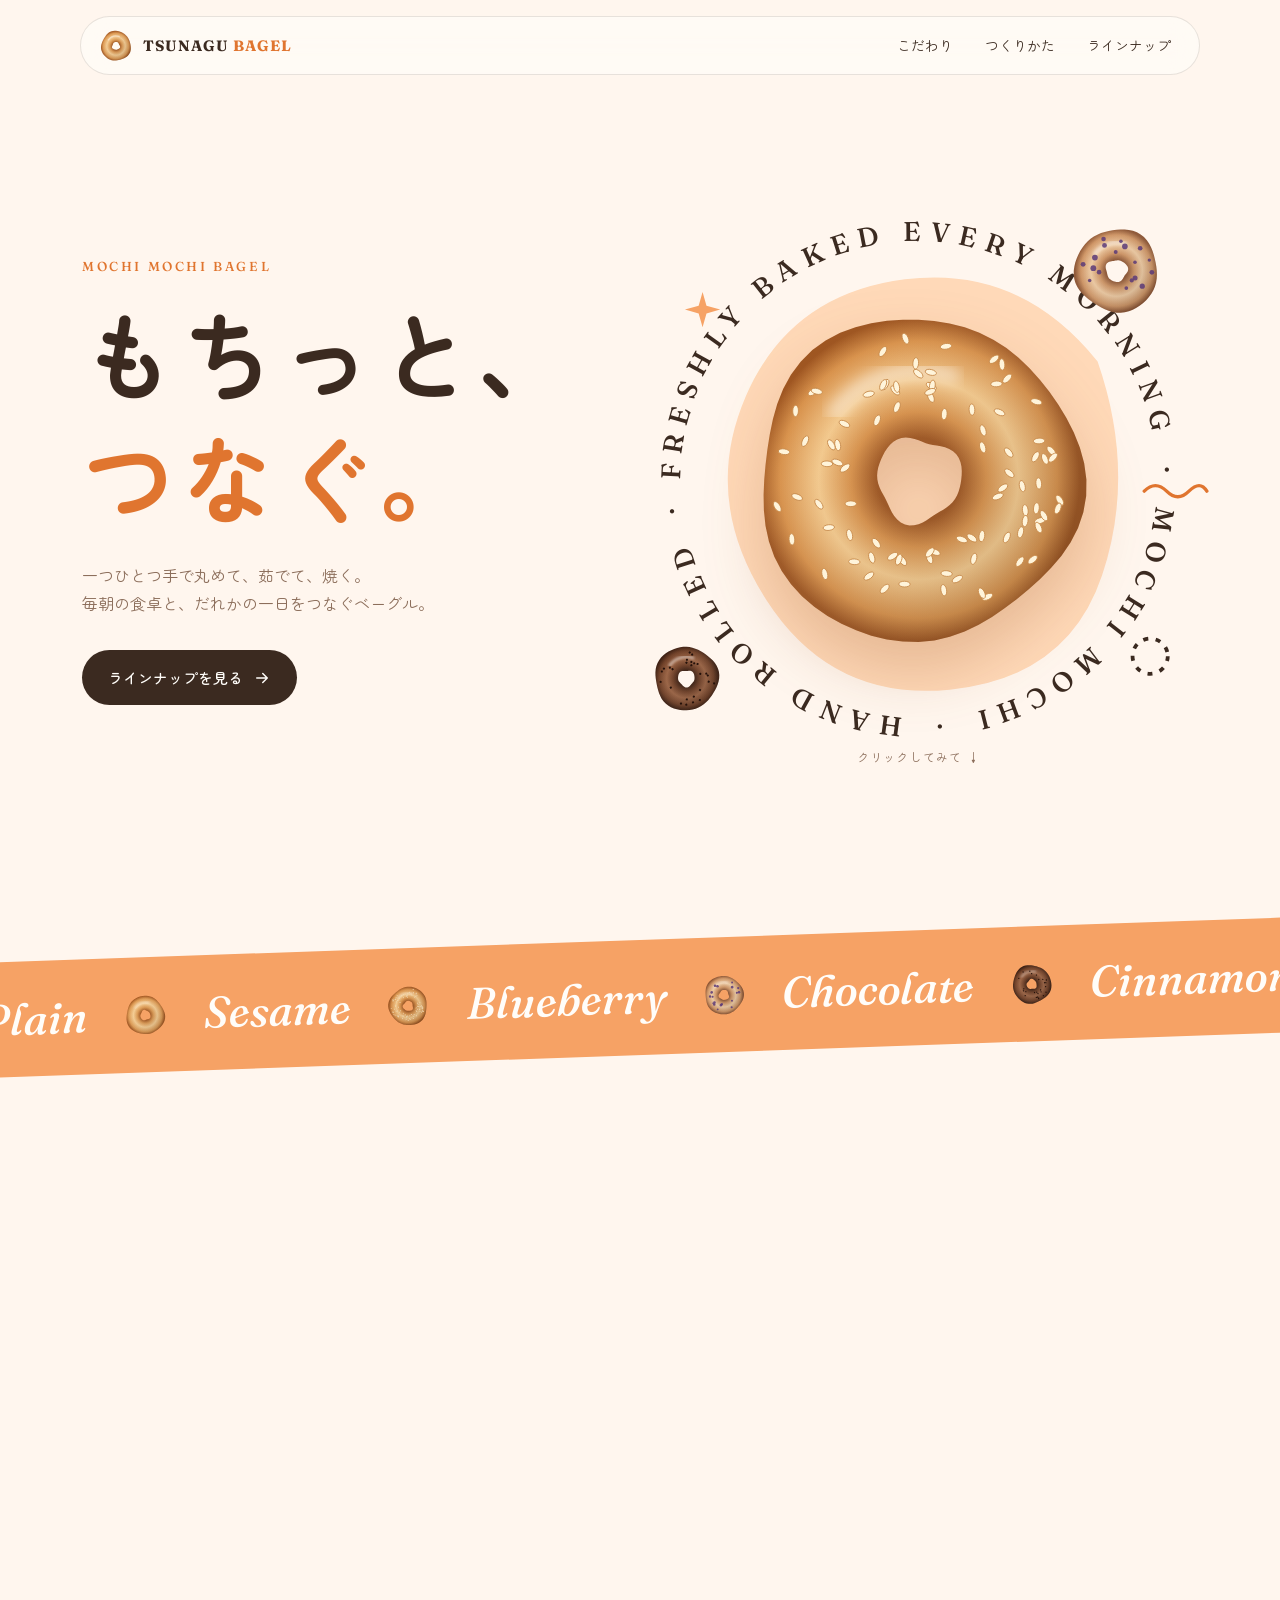
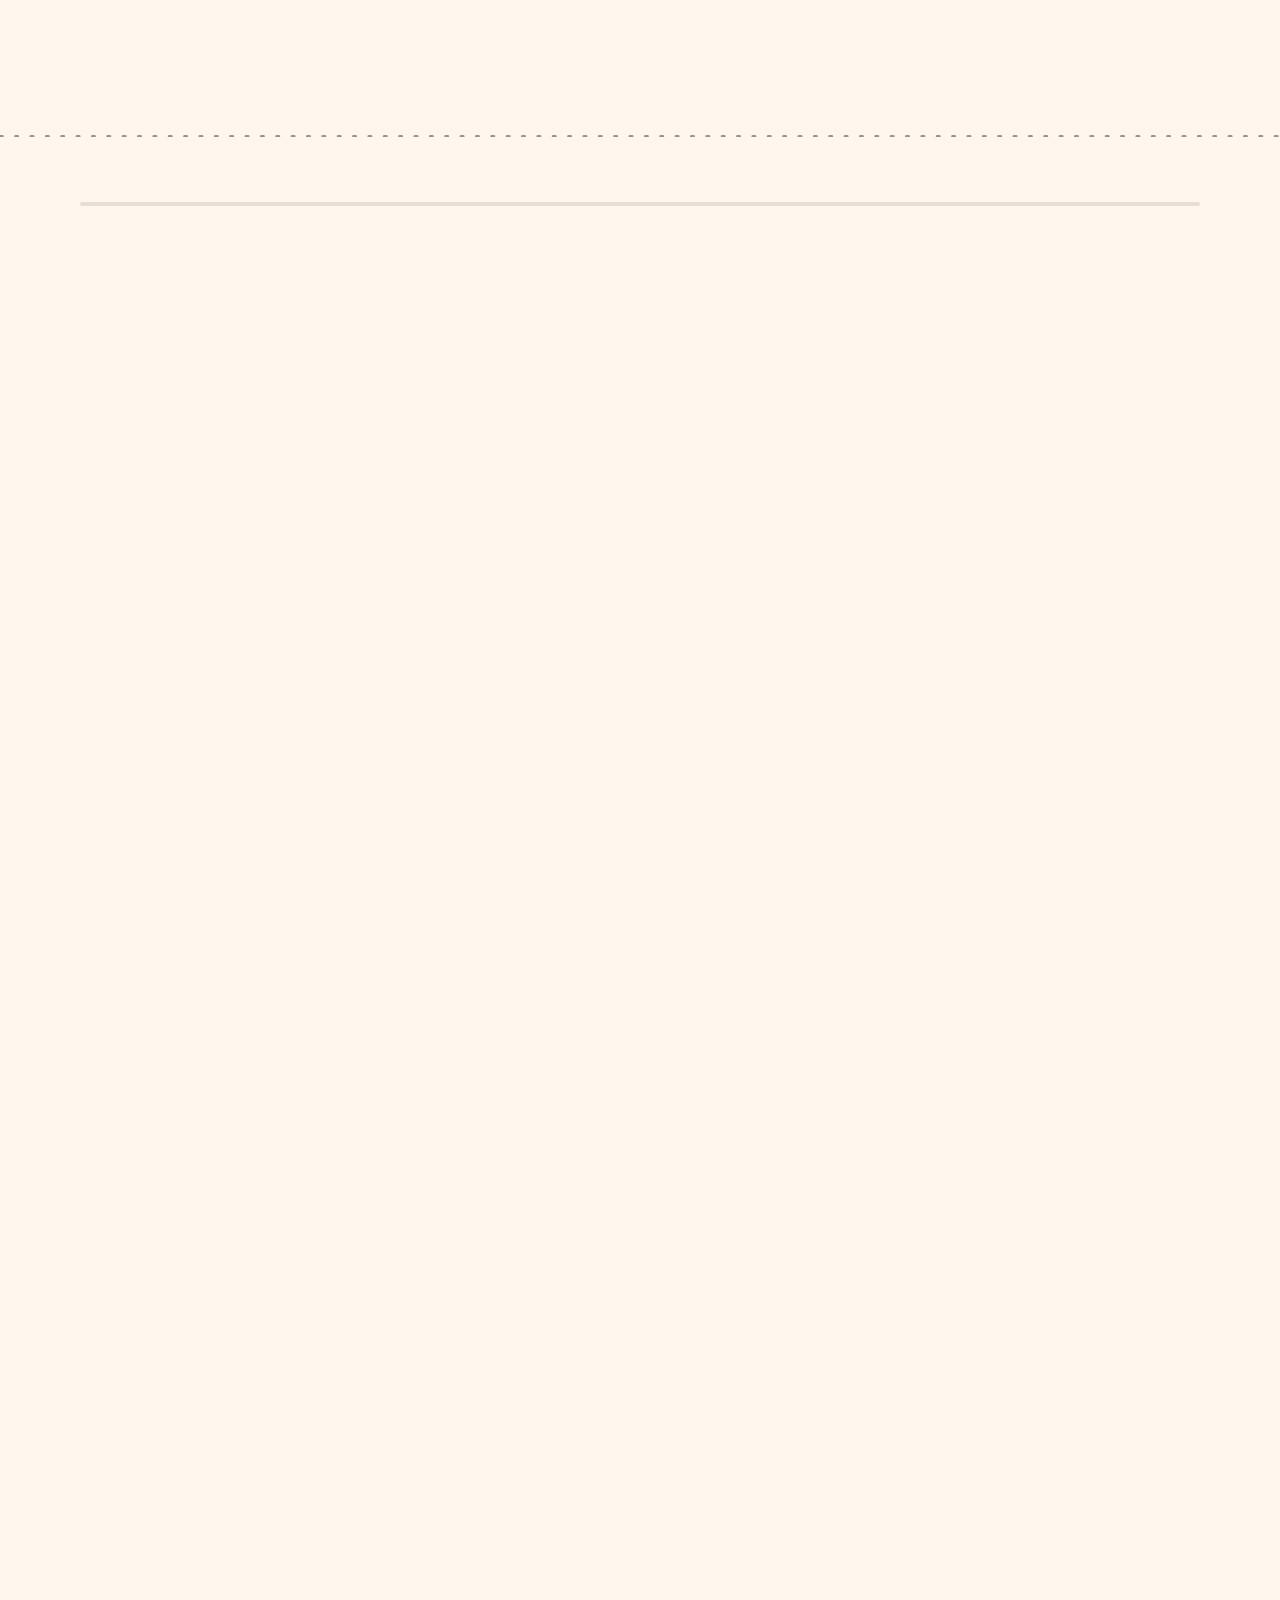
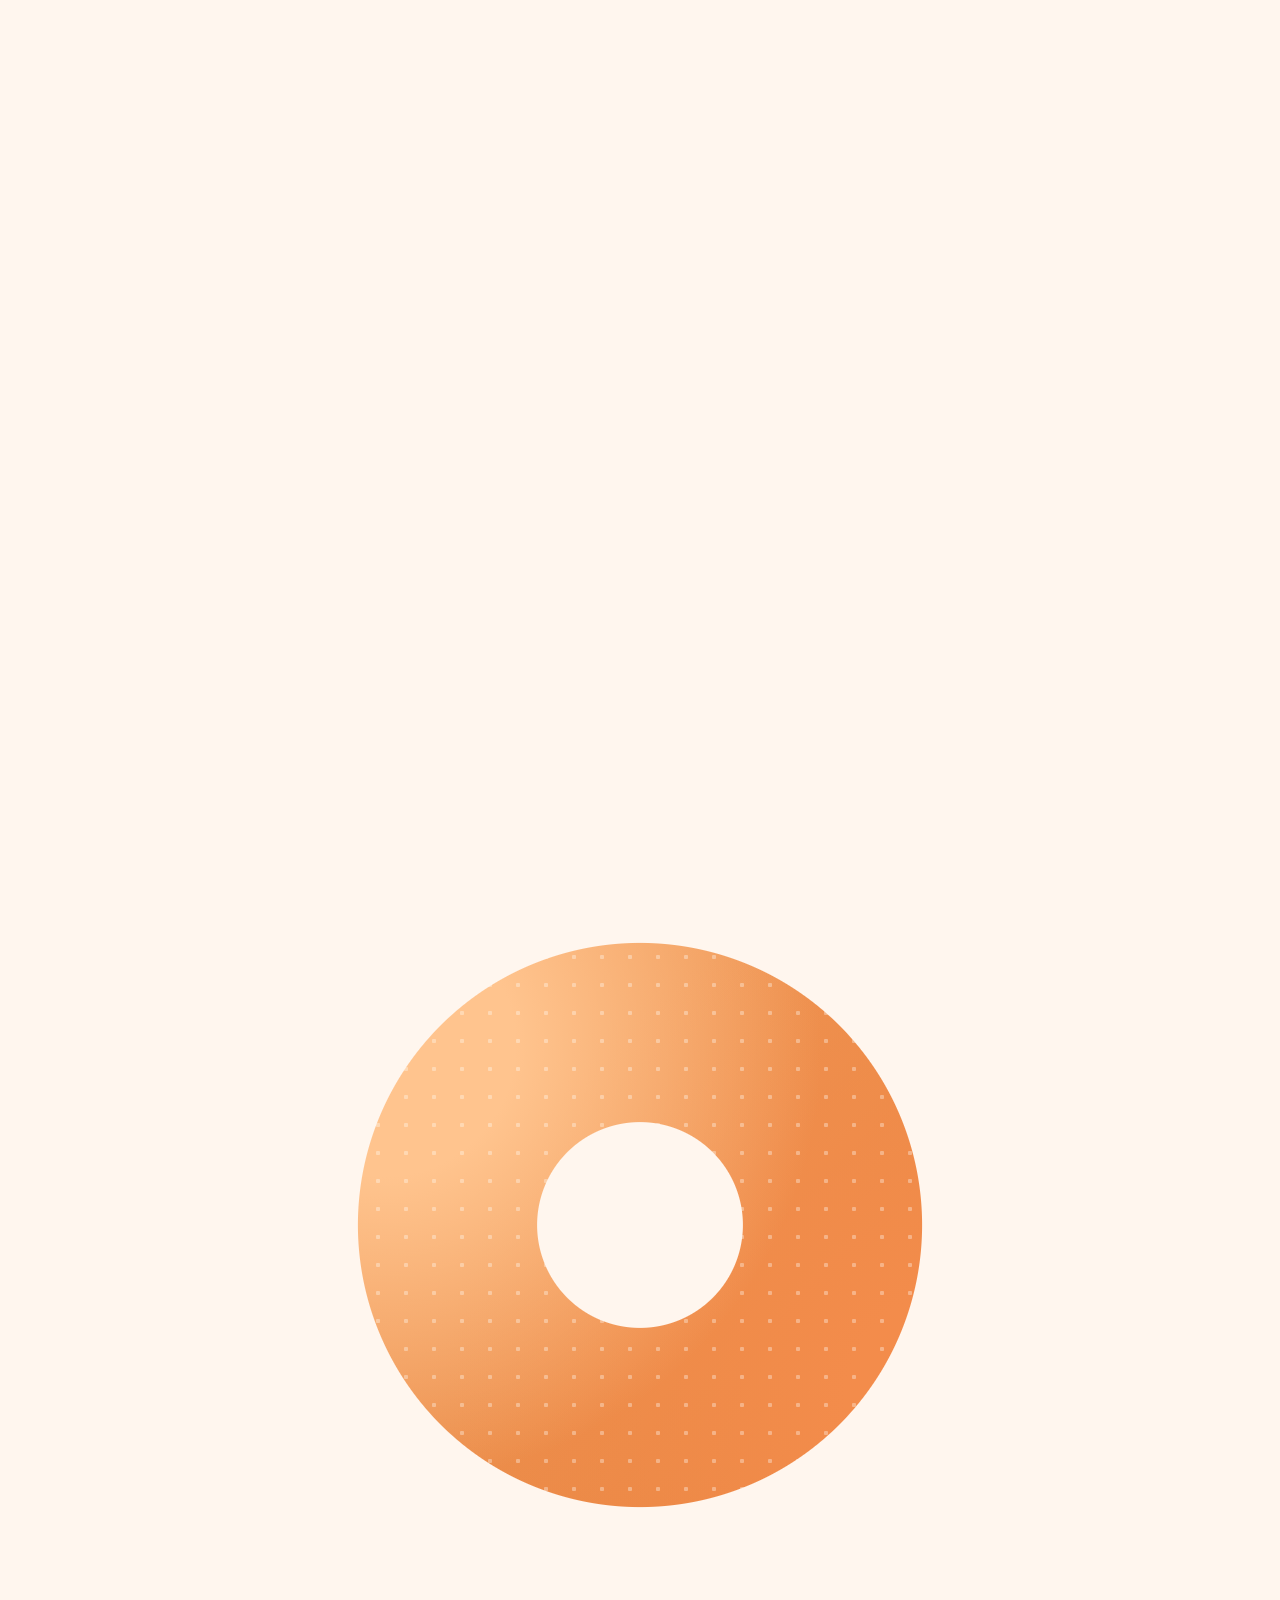
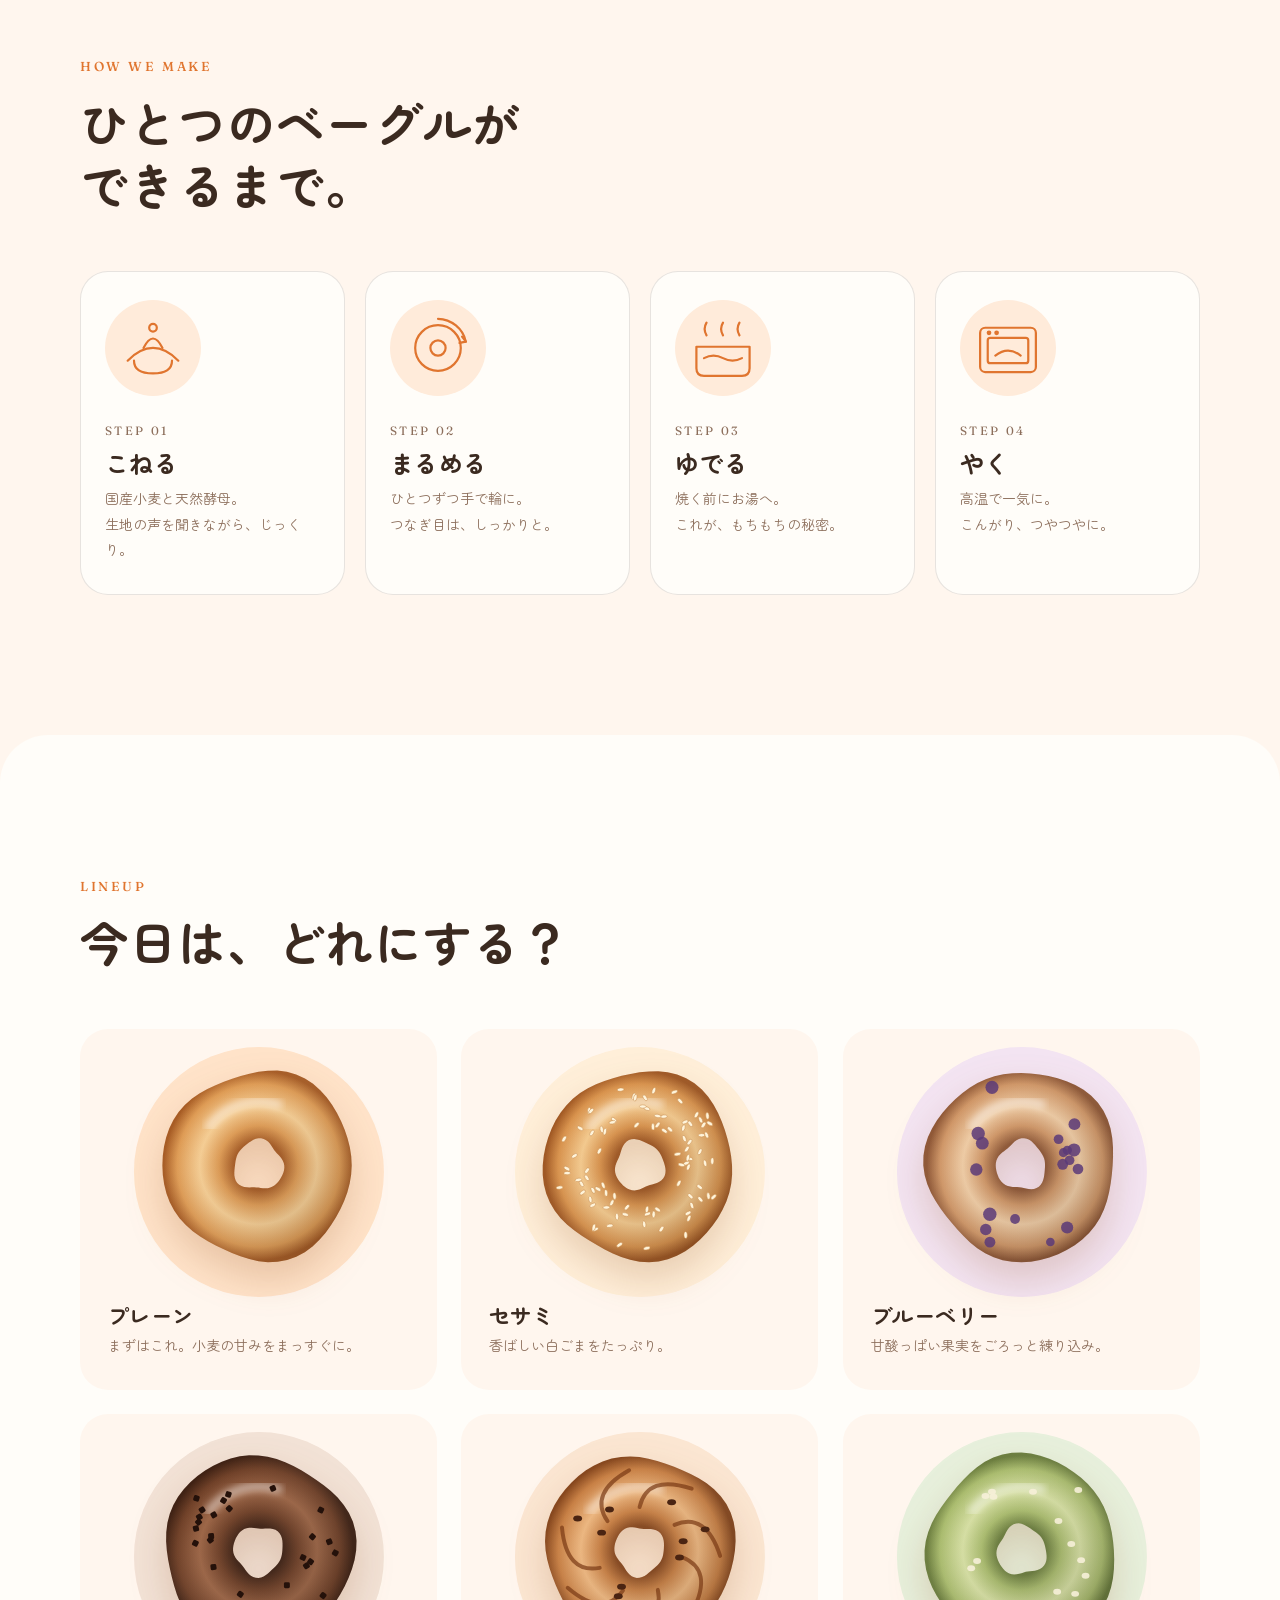
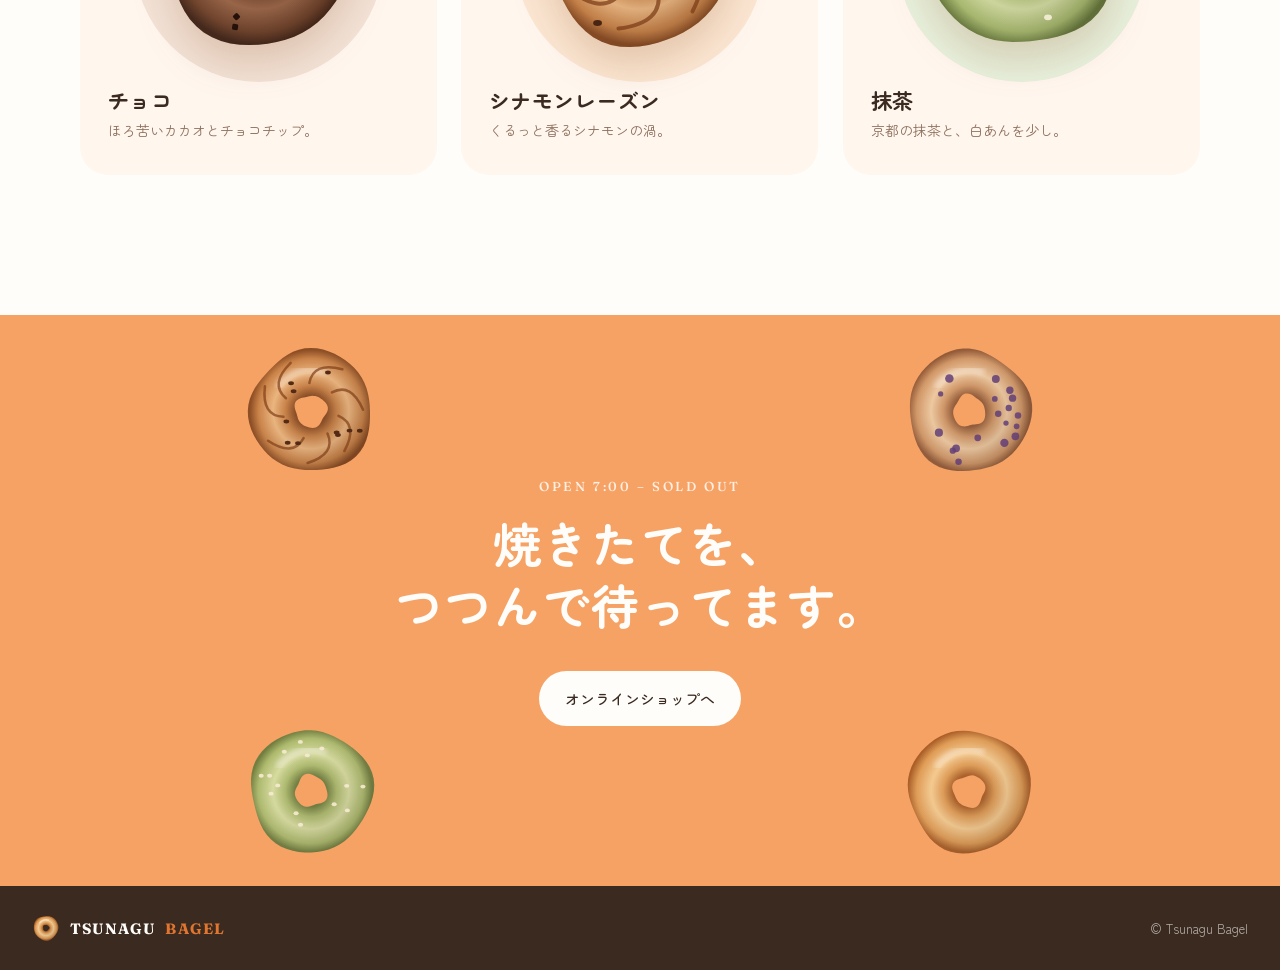
<file: bagel/index.html>
<!DOCTYPE html>
<html lang="ja">
<head>
  <meta charset="UTF-8">
  <meta name="viewport" content="width=device-width, initial-scale=1">
  <title>繋ぐベーグル</title>
  <meta name="description" content="もちっと、つなぐ。毎朝焼き上げるベーグルのお店。">
  <link rel="preconnect" href="https://fonts.googleapis.com">
  <link rel="preconnect" href="https://fonts.gstatic.com" crossorigin>
  <link href="https://fonts.googleapis.com/css2?family=Fraunces:opsz,wght@9..144,500;9..144,700&family=Zen+Maru+Gothic:wght@400;500;700&display=swap" rel="stylesheet">
  <link rel="stylesheet" href="style.css">
</head>
<body>

  <!-- クリックで飛び散るゴマ -->
  <canvas id="seeds" aria-hidden="true"></canvas>

  <header class="nav">
    <a class="logo" href="#top">
      <span class="logo-mark" data-bagel="plain" data-size="34"></span>
      <span>TSUNAGU <em>BAGEL</em></span>
    </a>
    <nav>
      <a href="#roll">こだわり</a>
      <a href="#process">つくりかた</a>
      <a href="#lineup">ラインナップ</a>
    </nav>
  </header>

  <main id="top">

    <!-- HERO -->
    <section class="hero">
      <div class="hero-copy">
        <p class="eyebrow reveal">MOCHI MOCHI BAGEL</p>
        <h1 class="reveal">
          <span class="line"><span>もちっと、</span></span>
          <span class="line"><span>つなぐ。</span></span>
        </h1>
        <p class="lead reveal">一つひとつ手で丸めて、茹でて、焼く。<br>毎朝の食卓と、だれかの一日をつなぐベーグル。</p>
        <a class="btn reveal" href="#lineup">
          ラインナップを見る
          <svg viewBox="0 0 24 24" aria-hidden="true"><path d="M5 12h14M13 6l6 6-6 6"/></svg>
        </a>
      </div>

      <div class="hero-stage" id="heroStage">
        <svg class="blob" viewBox="0 0 400 400" aria-hidden="true">
          <path fill="var(--orange-soft)">
            <animate attributeName="d" dur="12s" repeatCount="indefinite"
              values="M322,97Q370,164,352,246Q334,328,251,352Q168,376,106,318Q44,260,55,172Q66,84,146,54Q226,24,322,97Z;
                      M334,112Q362,196,336,272Q310,348,222,356Q134,364,86,288Q38,212,72,136Q106,60,192,50Q278,40,334,112Z;
                      M312,86Q380,152,356,238Q332,324,246,358Q160,392,98,322Q36,252,62,160Q88,68,172,46Q256,24,312,86Z;
                      M322,97Q370,164,352,246Q334,328,251,352Q168,376,106,318Q44,260,55,172Q66,84,146,54Q226,24,322,97Z"/>
          </path>
        </svg>

        <svg class="ring-text" viewBox="0 0 300 300" aria-hidden="true">
          <defs><path id="circ" d="M150,150 m-128,0 a128,128 0 1,1 256,0 a128,128 0 1,1 -256,0"/></defs>
          <text><textPath href="#circ">FRESHLY BAKED EVERY MORNING ・ MOCHI MOCHI ・ HAND ROLLED ・ </textPath></text>
        </svg>

        <div class="hero-bagel parallax" data-depth="18">
          <img class="cutout" data-cutout="hero" alt="焼きたてのベーグル" data-bagel="sesame" data-size="360">
        </div>

        <!-- 浮遊グラフィック -->
        <span class="float f1 parallax" data-depth="40"><span data-bagel="blueberry" data-size="90"></span></span>
        <span class="float f2 parallax" data-depth="-30"><span data-bagel="choco" data-size="70"></span></span>
        <span class="float f3 parallax" data-depth="55">
          <svg viewBox="0 0 40 40"><path d="M20 2 L24 16 L38 20 L24 24 L20 38 L16 24 L2 20 L16 16Z" fill="var(--orange)"/></svg>
        </span>
        <span class="float f4 parallax" data-depth="-50">
          <svg viewBox="0 0 40 40"><circle cx="20" cy="20" r="14" fill="none" stroke="var(--ink)" stroke-width="3" stroke-dasharray="4 6"/></svg>
        </span>
        <span class="float f5 parallax" data-depth="25">
          <svg viewBox="0 0 60 20"><path d="M2 10 Q 12 0 22 10 T 42 10 T 58 10" fill="none" stroke="var(--orange-deep)" stroke-width="3" stroke-linecap="round"/></svg>
        </span>

        <p class="hint">クリックしてみて ↓</p>
      </div>
    </section>

    <!-- MARQUEE -->
    <div class="marquee" aria-hidden="true">
      <div class="marquee-track">
        <span>Plain</span><i data-bagel="plain" data-size="44"></i>
        <span>Sesame</span><i data-bagel="sesame" data-size="44"></i>
        <span>Blueberry</span><i data-bagel="blueberry" data-size="44"></i>
        <span>Chocolate</span><i data-bagel="choco" data-size="44"></i>
        <span>Cinnamon</span><i data-bagel="cinnamon" data-size="44"></i>
        <span>Matcha</span><i data-bagel="matcha" data-size="44"></i>
      </div>
    </div>

    <!-- ROLL : スクロールでベーグルが転がる -->
    <section class="roll" id="roll">
      <div class="roll-sticky">
        <div class="roll-words">
          <p class="rw" data-at="0.05"><span class="num">01</span>外は、<strong>パリッ。</strong></p>
          <p class="rw" data-at="0.35"><span class="num">02</span>中は、<strong>もっちり。</strong></p>
          <p class="rw" data-at="0.65"><span class="num">03</span>噛むほど、<strong>ほんのり甘い。</strong></p>
        </div>
        <div class="roll-track">
          <div class="roll-bagel" id="rollBagel">
            <img class="cutout" data-cutout="roll" alt="" data-bagel="sesame" data-size="300">
          </div>
          <div class="roll-shadow" id="rollShadow"></div>
          <svg class="roll-floor" viewBox="0 0 1000 20" preserveAspectRatio="none" aria-hidden="true">
            <path d="M0 10 H1000" stroke="var(--ink)" stroke-width="2" stroke-dasharray="2 10" stroke-linecap="round"/>
          </svg>
        </div>
        <div class="roll-progress"><span id="rollBar"></span></div>
      </div>
    </section>

    <!-- HOLE : ベーグルの穴から写真がひらく（くり抜き） -->
    <section class="hole" id="hole">
      <div class="hole-sticky">
        <div class="hole-photo" id="holePhoto">
          <img data-photo="scene" alt="店内の様子">
          <div class="hole-fallback" aria-hidden="true"></div>
        </div>
        <div class="hole-copy" id="holeCopy">
          <p class="eyebrow">THROUGH THE HOLE</p>
          <h2>穴のむこうに、<br>いつもの朝。</h2>
          <p>焼きあがりの香りがひろがる、朝7時の厨房から。</p>
        </div>
      </div>
    </section>

    <!-- PROCESS -->
    <section class="process" id="process">
      <div class="section-head">
        <p class="eyebrow">HOW WE MAKE</p>
        <h2>ひとつのベーグルが<br>できるまで。</h2>
      </div>
      <ol class="steps">
        <li class="step">
          <svg viewBox="0 0 120 120" class="draw" aria-hidden="true">
            <path pathLength="1" d="M20 80 Q60 40 100 80"/>
            <path pathLength="1" d="M30 80 Q30 100 60 100 Q90 100 90 80"/>
            <path pathLength="1" d="M45 60 Q60 30 75 60"/>
            <circle pathLength="1" cx="60" cy="28" r="6"/>
          </svg>
          <span class="step-no">STEP 01</span>
          <h3>こねる</h3>
          <p>国産小麦と天然酵母。<br>生地の声を聞きながら、じっくり。</p>
        </li>
        <li class="step">
          <svg viewBox="0 0 120 120" class="draw" aria-hidden="true">
            <circle pathLength="1" cx="60" cy="60" r="36"/>
            <circle pathLength="1" cx="60" cy="60" r="12"/>
            <path pathLength="1" d="M60 14 A46 46 0 0 1 104 50"/>
            <path pathLength="1" d="M98 42 L104 50 L94 52"/>
          </svg>
          <span class="step-no">STEP 02</span>
          <h3>まるめる</h3>
          <p>ひとつずつ手で輪に。<br>つなぎ目は、しっかりと。</p>
        </li>
        <li class="step">
          <svg viewBox="0 0 120 120" class="draw" aria-hidden="true">
            <path pathLength="1" d="M18 58 H102 V92 Q102 104 90 104 H30 Q18 104 18 92 Z"/>
            <path pathLength="1" d="M34 40 Q28 30 34 20"/>
            <path pathLength="1" d="M60 40 Q54 30 60 20"/>
            <path pathLength="1" d="M86 40 Q80 30 86 20"/>
            <path pathLength="1" d="M30 76 Q45 68 60 76 T90 76"/>
          </svg>
          <span class="step-no">STEP 03</span>
          <h3>ゆでる</h3>
          <p>焼く前にお湯へ。<br>これが、もちもちの秘密。</p>
        </li>
        <li class="step">
          <svg viewBox="0 0 120 120" class="draw" aria-hidden="true">
            <rect pathLength="1" x="16" y="28" width="88" height="70" rx="8"/>
            <rect pathLength="1" x="28" y="44" width="64" height="40" rx="4"/>
            <circle pathLength="1" cx="30" cy="36" r="2"/>
            <circle pathLength="1" cx="42" cy="36" r="2"/>
            <path pathLength="1" d="M40 72 Q60 56 80 72"/>
          </svg>
          <span class="step-no">STEP 04</span>
          <h3>やく</h3>
          <p>高温で一気に。<br>こんがり、つやつやに。</p>
        </li>
      </ol>
    </section>

    <!-- LINEUP -->
    <section class="lineup" id="lineup">
      <div class="section-head">
        <p class="eyebrow">LINEUP</p>
        <h2>今日は、どれにする？</h2>
      </div>
      <div class="cards">
        <article class="card" style="--tint:#FFE3C9">
          <div class="card-img"><img class="cutout" data-cutout="plain" alt="プレーン" data-bagel="plain" data-size="220"></div>
          <h3>プレーン</h3><p>まずはこれ。小麦の甘みをまっすぐに。</p>
        </article>
        <article class="card" style="--tint:#FFEFD9">
          <div class="card-img"><img class="cutout" data-cutout="sesame" alt="セサミ" data-bagel="sesame" data-size="220"></div>
          <h3>セサミ</h3><p>香ばしい白ごまをたっぷり。</p>
        </article>
        <article class="card" style="--tint:#F3E4F2">
          <div class="card-img"><img class="cutout" data-cutout="blueberry" alt="ブルーベリー" data-bagel="blueberry" data-size="220"></div>
          <h3>ブルーベリー</h3><p>甘酸っぱい果実をごろっと練り込み。</p>
        </article>
        <article class="card" style="--tint:#F2E2D6">
          <div class="card-img"><img class="cutout" data-cutout="choco" alt="チョコ" data-bagel="choco" data-size="220"></div>
          <h3>チョコ</h3><p>ほろ苦いカカオとチョコチップ。</p>
        </article>
        <article class="card" style="--tint:#FBE6D2">
          <div class="card-img"><img class="cutout" data-cutout="cinnamon" alt="シナモンレーズン" data-bagel="cinnamon" data-size="220"></div>
          <h3>シナモンレーズン</h3><p>くるっと香るシナモンの渦。</p>
        </article>
        <article class="card" style="--tint:#E7F0DC">
          <div class="card-img"><img class="cutout" data-cutout="matcha" alt="抹茶" data-bagel="matcha" data-size="220"></div>
          <h3>抹茶</h3><p>京都の抹茶と、白あんを少し。</p>
        </article>
      </div>
    </section>

    <!-- CTA -->
    <section class="cta">
      <div class="cta-ring" aria-hidden="true">
        <span data-bagel="sesame" data-size="140"></span>
        <span data-bagel="blueberry" data-size="140"></span>
        <span data-bagel="plain" data-size="140"></span>
        <span data-bagel="choco" data-size="140"></span>
        <span data-bagel="matcha" data-size="140"></span>
        <span data-bagel="cinnamon" data-size="140"></span>
      </div>
      <div class="cta-copy">
        <p class="eyebrow">OPEN 7:00 – SOLD OUT</p>
        <h2>焼きたてを、<br>つつんで待ってます。</h2>
        <a class="btn btn-light" href="#top">オンラインショップへ</a>
      </div>
    </section>

  </main>

  <footer class="footer">
    <p class="logo"><span data-bagel="plain" data-size="28"></span> TSUNAGU <em>BAGEL</em></p>
    <p class="copy">&copy; Tsunagu Bagel</p>
  </footer>

  <script src="assets/manifest.js"></script>
  <script src="main.js"></script>
</body>
</html>
</file>
<file: bagel/style.css>
:root {
  --bg: #FFF6EE;
  --bg-2: #FFEBDA;
  --cream: #FFFDF9;
  --orange: #F6A265;
  --orange-soft: #FFD9B8;
  --orange-deep: #E0752F;
  --ink: #3B2A20;
  --muted: #8C6E5B;
  --line: rgba(59, 42, 32, .12);
  --radius: 28px;
  --ease-out: cubic-bezier(.16, 1, .3, 1);
  --ease-spring: cubic-bezier(.34, 1.56, .64, 1);
  --font-jp: "Zen Maru Gothic", system-ui, sans-serif;
  --font-en: "Fraunces", Georgia, serif;
}

*, *::before, *::after { box-sizing: border-box; }
html { scroll-behavior: smooth; overflow-x: clip; }
body {
  margin: 0;
  background: var(--bg);
  color: var(--ink);
  font-family: var(--font-jp);
  line-height: 1.8;
  overflow-x: clip;
  -webkit-font-smoothing: antialiased;
}
img { display: block; max-width: 100%; }
a { color: inherit; text-decoration: none; }
h1, h2, h3 { line-height: 1.3; margin: 0; font-weight: 700; letter-spacing: .02em; }
h2 { font-size: clamp(28px, 4.2vw, 48px); }
.eyebrow {
  font-family: var(--font-en);
  font-weight: 500;
  letter-spacing: .2em;
  font-size: 13px;
  color: var(--orange-deep);
  margin: 0 0 12px;
}

/* ---------- seeds canvas ---------- */
#seeds { position: fixed; inset: 0; width: 100%; height: 100%; pointer-events: none; z-index: 50; }

/* ---------- bagel svg host ---------- */
[data-bagel] { display: inline-block; line-height: 0; }
[data-bagel] svg { width: 100%; height: 100%; overflow: visible; }
img.cutout { width: 100%; height: auto; }

/* ---------- nav ---------- */
.nav {
  position: fixed; top: 16px; left: 50%; transform: translateX(-50%);
  width: min(1120px, calc(100% - 32px));
  display: flex; align-items: center; justify-content: space-between;
  padding: 10px 14px 10px 18px;
  background: rgba(255, 253, 249, .72);
  backdrop-filter: blur(14px) saturate(1.4);
  -webkit-backdrop-filter: blur(14px) saturate(1.4);
  border: 1px solid var(--line);
  border-radius: 999px;
  z-index: 40;
}
.logo { display: flex; align-items: center; gap: 10px; font-family: var(--font-en); font-weight: 700; letter-spacing: .08em; font-size: 15px; margin: 0; }
.logo em { font-style: normal; color: var(--orange-deep); }
.logo-mark { width: 34px; height: 34px; transition: transform .8s var(--ease-spring); }
.logo:hover .logo-mark { transform: rotate(360deg); }
.nav nav { display: flex; gap: 4px; }
.nav nav a { padding: 6px 14px; border-radius: 999px; font-size: 14px; transition: background .3s; }
.nav nav a:hover { background: var(--orange-soft); }

/* ---------- buttons ---------- */
.btn {
  display: inline-flex; align-items: center; gap: 10px;
  padding: 14px 26px; border-radius: 999px;
  background: var(--ink); color: var(--cream);
  font-weight: 500; font-size: 15px;
  transition: transform .4s var(--ease-spring), background .3s;
}
.btn svg { width: 18px; height: 18px; fill: none; stroke: currentColor; stroke-width: 2; stroke-linecap: round; stroke-linejoin: round; transition: transform .4s var(--ease-spring); }
.btn:hover { transform: translateY(-3px); background: var(--orange-deep); }
.btn:hover svg { transform: translateX(4px); }
.btn-light { background: var(--cream); color: var(--ink); }
.btn-light:hover { background: var(--ink); color: var(--cream); }

/* ---------- hero ---------- */
.hero {
  min-height: 100vh; min-height: 100svh;
  display: grid; grid-template-columns: 1fr 1.05fr; align-items: center; gap: 24px;
  width: min(1180px, 100%); margin: 0 auto;
  padding: 120px 32px 60px;
}
.hero h1 { font-size: clamp(44px, 7.4vw, 96px); letter-spacing: .04em; margin: 4px 0 24px; }
.hero h1 .line { display: block; overflow: hidden; }
.hero h1 .line > span { display: inline-block; transform: translateY(110%); transition: transform 1.1s var(--ease-out); }
.hero h1 .line:nth-child(2) > span { transition-delay: .12s; color: var(--orange-deep); }
.is-loaded .hero h1 .line > span { transform: none; }
.lead { color: var(--muted); font-size: 16px; margin: 0 0 32px; }

.hero-stage { position: relative; aspect-ratio: 1; width: 100%; max-width: 560px; justify-self: center; cursor: pointer; }
.blob { position: absolute; inset: 2%; width: 96%; height: 96%; }
.ring-text { position: absolute; inset: 0; width: 100%; height: 100%; animation: spin 26s linear infinite; }
.ring-text text { font-family: var(--font-en); font-size: 14.5px; letter-spacing: .32em; fill: var(--ink); font-weight: 500; }
.hero-bagel { position: absolute; inset: 17%; display: grid; place-items: center; }
.hero-bagel > * { width: 100%; animation: bob 6s ease-in-out infinite; filter: drop-shadow(0 30px 30px rgba(140, 70, 20, .22)); }
.hero-bagel.pop > * { animation: popSpin .9s var(--ease-spring); }
.float { position: absolute; display: block; }
.float > * { display: block; width: 100%; height: 100%; }
.f1 { width: 17%; aspect-ratio: 1; top: 4%; right: 6%; }
.f1 > * { animation: bob 5s ease-in-out infinite -1s, spin 18s linear infinite; }
.f2 { width: 13%; aspect-ratio: 1; bottom: 8%; left: 2%; }
.f2 > * { animation: bob 7s ease-in-out infinite -3s; }
.f3 { width: 7%; aspect-ratio: 1; top: 16%; left: 8%; }
.f3 > * { animation: twinkle 3s ease-in-out infinite; }
.f4 { width: 9%; aspect-ratio: 1; bottom: 14%; right: 4%; }
.f4 > * { animation: spin 10s linear infinite; }
.f5 { width: 12%; top: 50%; right: -2%; }
.f5 > * { animation: bob 4s ease-in-out infinite; }
.hint { position: absolute; bottom: -8px; left: 50%; transform: translateX(-50%); font-size: 12px; color: var(--muted); letter-spacing: .1em; margin: 0; white-space: nowrap; }

@keyframes spin { to { transform: rotate(360deg); } }
@keyframes bob { 0%, 100% { translate: 0 0; } 50% { translate: 0 -14px; } }
@keyframes twinkle { 0%, 100% { transform: scale(1) rotate(0); } 50% { transform: scale(.6) rotate(45deg); } }
@keyframes popSpin { 0% { transform: scale(1) rotate(0); } 40% { transform: scale(.86) rotate(-20deg); } 100% { transform: scale(1) rotate(360deg); } }

/* reveal on load / scroll */
.reveal { opacity: 0; transform: translateY(24px); transition: opacity 1s var(--ease-out), transform 1s var(--ease-out); }
.is-loaded .hero .reveal, .reveal.in { opacity: 1; transform: none; }
.hero .reveal:nth-child(3) { transition-delay: .3s; }
.hero .reveal:nth-child(4) { transition-delay: .45s; }

/* ---------- marquee ---------- */
.marquee { overflow: hidden; background: var(--orange); color: var(--cream); padding: 18px 0; transform: rotate(-2deg); margin: 40px -20px; }
.marquee-track { display: flex; align-items: center; gap: 36px; width: max-content; animation: marquee 28s linear infinite; }
.marquee span { font-family: var(--font-en); font-size: clamp(28px, 4vw, 44px); font-weight: 500; font-style: italic; white-space: nowrap; }
.marquee i { width: 44px; height: 44px; flex: none; }
.marquee i svg { animation: spin 6s linear infinite; }
@keyframes marquee { to { transform: translateX(-50%); } }

/* ---------- roll ---------- */
.roll { height: 320vh; position: relative; }
.roll-sticky { position: sticky; top: 0; height: 100vh; height: 100svh; overflow: hidden; display: flex; flex-direction: column; justify-content: center; }
.roll-words { position: relative; height: 1.6em; font-size: clamp(30px, 5.4vw, 68px); width: min(1120px, calc(100% - 64px)); margin: 0 auto 6vh; }
.rw { position: absolute; inset: 0; margin: 0; font-weight: 500; opacity: 0; transform: translateY(40%); transition: opacity .6s var(--ease-out), transform .6s var(--ease-out); white-space: nowrap; }
.rw strong { color: var(--orange-deep); }
.rw .num { font-family: var(--font-en); font-size: .32em; vertical-align: top; margin-right: .8em; color: var(--muted); letter-spacing: .1em; }
.rw.on { opacity: 1; transform: none; }
.rw.gone { opacity: 0; transform: translateY(-40%); }
.roll-track { position: relative; height: clamp(180px, 26vw, 300px); }
.roll-bagel { position: absolute; bottom: 12px; left: 0; width: clamp(180px, 26vw, 300px); will-change: transform; }
.roll-shadow { position: absolute; bottom: 0; left: 0; width: clamp(180px, 26vw, 300px); height: 22px; border-radius: 50%; background: radial-gradient(closest-side, rgba(120, 60, 20, .28), transparent); will-change: transform; }
.roll-floor { position: absolute; left: 0; bottom: 6px; width: 100%; height: 12px; }
.roll-progress { width: min(1120px, calc(100% - 64px)); margin: 6vh auto 0; height: 4px; background: var(--line); border-radius: 4px; overflow: hidden; }
.roll-progress span { display: block; height: 100%; width: 100%; background: var(--orange-deep); transform-origin: left; transform: scaleX(0); }

/* ---------- hole (くり抜き reveal) ---------- */
.hole { height: 260vh; position: relative; }
.hole-sticky { position: sticky; top: 0; height: 100vh; height: 100svh; overflow: hidden; display: grid; place-items: center; }
.hole-photo {
  --outer: 22vmax; --inner: 8vmax;
  position: absolute; inset: 0;
  -webkit-mask: radial-gradient(circle at 50% 50%, transparent var(--inner), #000 calc(var(--inner) + 1px), #000 var(--outer), transparent calc(var(--outer) + 1px));
          mask: radial-gradient(circle at 50% 50%, transparent var(--inner), #000 calc(var(--inner) + 1px), #000 var(--outer), transparent calc(var(--outer) + 1px));
}
.hole-photo img { position: absolute; inset: 0; width: 100%; height: 100%; object-fit: cover; transform: scale(var(--zoom, 1.25)); }
.hole-photo img:not([src]) { display: none; }
.hole-fallback {
  position: absolute; inset: 0;
  background:
    radial-gradient(circle at 30% 30%, #FFC48E 0 12%, transparent 40%),
    radial-gradient(circle at 75% 70%, #F38C4B 0 10%, transparent 45%),
    linear-gradient(135deg, #F8A96A, #E0752F);
}
.hole-fallback::after {
  content: ""; position: absolute; inset: 0;
  background-image: radial-gradient(circle, rgba(255, 253, 249, .35) 2px, transparent 2.5px);
  background-size: 28px 28px;
}
.hole-photo.has-photo .hole-fallback { display: none; }
.hole-copy { position: relative; text-align: center; color: var(--cream); opacity: 0; transform: translateY(20px); transition: opacity .8s var(--ease-out), transform .8s var(--ease-out); text-shadow: 0 2px 24px rgba(60, 30, 10, .35); padding: 0 24px; }
.hole-copy .eyebrow { color: var(--cream); }
.hole-copy h2 { font-size: clamp(32px, 5.6vw, 72px); margin-bottom: 16px; }
.hole-copy.on { opacity: 1; transform: none; }

/* ---------- sections ---------- */
.section-head { width: min(1120px, 100%); margin: 0 auto 56px; }
.process, .lineup { padding: 140px 32px; }

/* process */
.steps { list-style: none; padding: 0; margin: 0 auto; width: min(1120px, 100%); display: grid; grid-template-columns: repeat(4, 1fr); gap: 20px; counter-reset: s; }
.step { background: var(--cream); border: 1px solid var(--line); border-radius: var(--radius); padding: 28px 24px 32px; opacity: 0; transform: translateY(40px); transition: opacity .9s var(--ease-out), transform .9s var(--ease-out); }
.step.in { opacity: 1; transform: none; }
.step:nth-child(2) { transition-delay: .1s; }
.step:nth-child(3) { transition-delay: .2s; }
.step:nth-child(4) { transition-delay: .3s; }
.step svg { display: block; width: 96px; height: 96px; margin-bottom: 18px; background: var(--bg-2); border-radius: 50%; padding: 10px; }
.draw * { fill: none; stroke: var(--orange-deep); stroke-width: 3.5; stroke-linecap: round; stroke-linejoin: round; stroke-dasharray: 1; stroke-dashoffset: 1; transition: stroke-dashoffset 1.4s var(--ease-out); }
.step.in .draw * { stroke-dashoffset: 0; }
.step.in .draw *:nth-child(2) { transition-delay: .25s; }
.step.in .draw *:nth-child(3) { transition-delay: .5s; }
.step.in .draw *:nth-child(4) { transition-delay: .7s; }
.step.in .draw *:nth-child(5) { transition-delay: .9s; }
.step-no { font-family: var(--font-en); font-size: 12px; letter-spacing: .2em; color: var(--muted); }
.step h3 { font-size: 24px; margin: 4px 0 8px; }
.step p { margin: 0; color: var(--muted); font-size: 14px; }

/* lineup */
.lineup { background: var(--cream); border-radius: 48px 48px 0 0; }
.cards { width: min(1120px, 100%); margin: 0 auto; display: grid; grid-template-columns: repeat(3, 1fr); gap: 24px; }
.card {
  position: relative; background: var(--bg); border-radius: var(--radius); padding: 28px 28px 32px; overflow: hidden;
  transform-style: preserve-3d; transform: perspective(900px) rotateX(var(--rx, 0)) rotateY(var(--ry, 0));
  transition: transform .5s var(--ease-out), box-shadow .5s;
  opacity: 0; translate: 0 40px;
}
.card.in { opacity: 1; translate: 0 0; transition: transform .5s var(--ease-out), box-shadow .5s, opacity .9s var(--ease-out), translate .9s var(--ease-out); }
.card::before { content: ""; position: absolute; width: 70%; aspect-ratio: 1; border-radius: 50%; background: var(--tint); top: 5%; left: 50%; translate: -50% 0; transition: scale .7s var(--ease-spring); }
.card:hover { box-shadow: 0 30px 60px -30px rgba(140, 70, 20, .35); }
.card:hover::before { scale: 1.35; }
.card-img { position: relative; width: 72%; margin: 0 auto 20px; transform: translateZ(40px); transition: transform .7s var(--ease-spring); }
.card-img > * { filter: drop-shadow(0 18px 18px rgba(140, 70, 20, .2)); }
.card:hover .card-img { transform: translateZ(60px) rotate(-14deg) scale(1.08); }
.card h3 { position: relative; font-size: 21px; margin-bottom: 4px; }
.card p { position: relative; margin: 0; color: var(--muted); font-size: 14px; }

/* cta */
.cta { position: relative; background: var(--orange); color: var(--cream); padding: 160px 32px; overflow: hidden; display: grid; place-items: center; text-align: center; }
.cta-copy { position: relative; z-index: 1; }
.cta .eyebrow { color: var(--cream); opacity: .85; }
.cta h2 { margin-bottom: 36px; }
.cta-ring { position: absolute; width: 900px; height: 900px; left: 50%; top: 50%; margin: -450px 0 0 -450px; animation: spin 60s linear infinite; opacity: .95; }
.cta-ring span { position: absolute; left: 50%; top: 50%; width: 140px; height: 140px; margin: -70px; transform: rotate(calc(var(--i) * 60deg)) translateY(-380px) rotate(calc(var(--i) * -60deg)); }

/* footer */
.footer { display: flex; justify-content: space-between; align-items: center; padding: 28px 32px; background: var(--ink); color: var(--cream); font-size: 13px; }
.footer .copy { margin: 0; opacity: .6; }
.footer .logo span { width: 28px; height: 28px; }

/* ---------- responsive ---------- */
@media (max-width: 900px) {
  .hero { grid-template-columns: 1fr; padding: 110px 20px 40px; text-align: left; }
  .hero-stage { max-width: 420px; order: -1; }
  .steps { grid-template-columns: repeat(2, 1fr); }
  .cards { grid-template-columns: repeat(2, 1fr); }
  .cta-ring { transform: scale(.6); }
}
@media (max-width: 560px) {
  .nav nav a:not(:last-child) { display: none; }
  .process, .lineup { padding: 96px 16px; }
  .steps, .cards { grid-template-columns: 1fr; gap: 16px; }
  .roll-words { width: calc(100% - 32px); font-size: 30px; }
  .roll-progress { width: calc(100% - 32px); }
  .cta { padding: 120px 16px; }
  .footer { flex-direction: column; gap: 8px; }
}

@media (prefers-reduced-motion: reduce) {
  *, *::before, *::after { animation: none !important; transition-duration: .01ms !important; }
  html { scroll-behavior: auto; }
}
</file>
